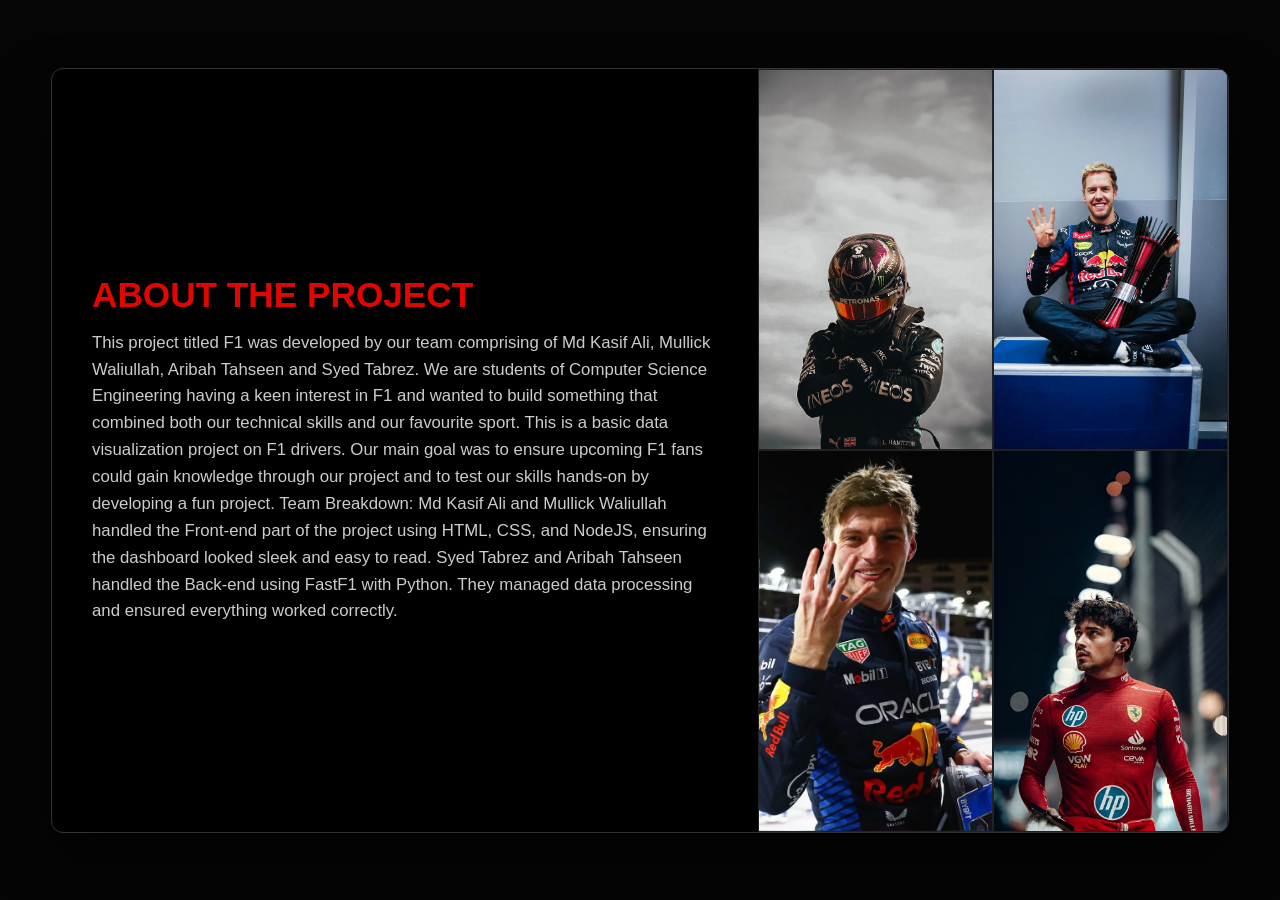
<file: about.html>
<!DOCTYPE html>
<html lang="en">
<head>
  <meta charset="UTF-8">
  <title>About Project</title>
  <link rel="stylesheet" href="about.css">
</head>
<body>

  <div class="main-box">

    
    <div class="left-content">
      <h2>About the Project</h2>
      <p>
        This project titled F1 was developed by our team comprising of Md Kasif Ali, Mullick Waliullah, Aribah Tahseen and Syed Tabrez. We are students of Computer Science Engineering having a keen interest in F1 and wanted to build something that combined both our technical skills and our favourite sport.

This is a basic data visualization project on F1 drivers. Our main goal was to ensure upcoming F1 fans could gain knowledge through our project and to test our skills hands-on by developing a fun project.
       Team Breakdown:

Md Kasif Ali and Mullick Waliullah handled the Front-end part of the project using HTML, CSS, and NodeJS, ensuring the dashboard looked sleek and easy to read.

Syed Tabrez and Aribah Tahseen handled the Back-end using FastF1 with Python. They managed data processing and ensured everything worked correctly. 
      </p>
    </div>

    
    <div class="right-grid">
      <div class="img-box"><img src="lewis1.jpg" alt=""></div>
      <div class="img-box"><img src="vettel.jpg" alt=""></div>
      <div class="img-box"><img src="verstappen.jpg" alt=""></div>
      <div class="img-box"><img src="charles1.jpg" alt=""></div>
    </div>

  </div>

</body>
</html>
</file>
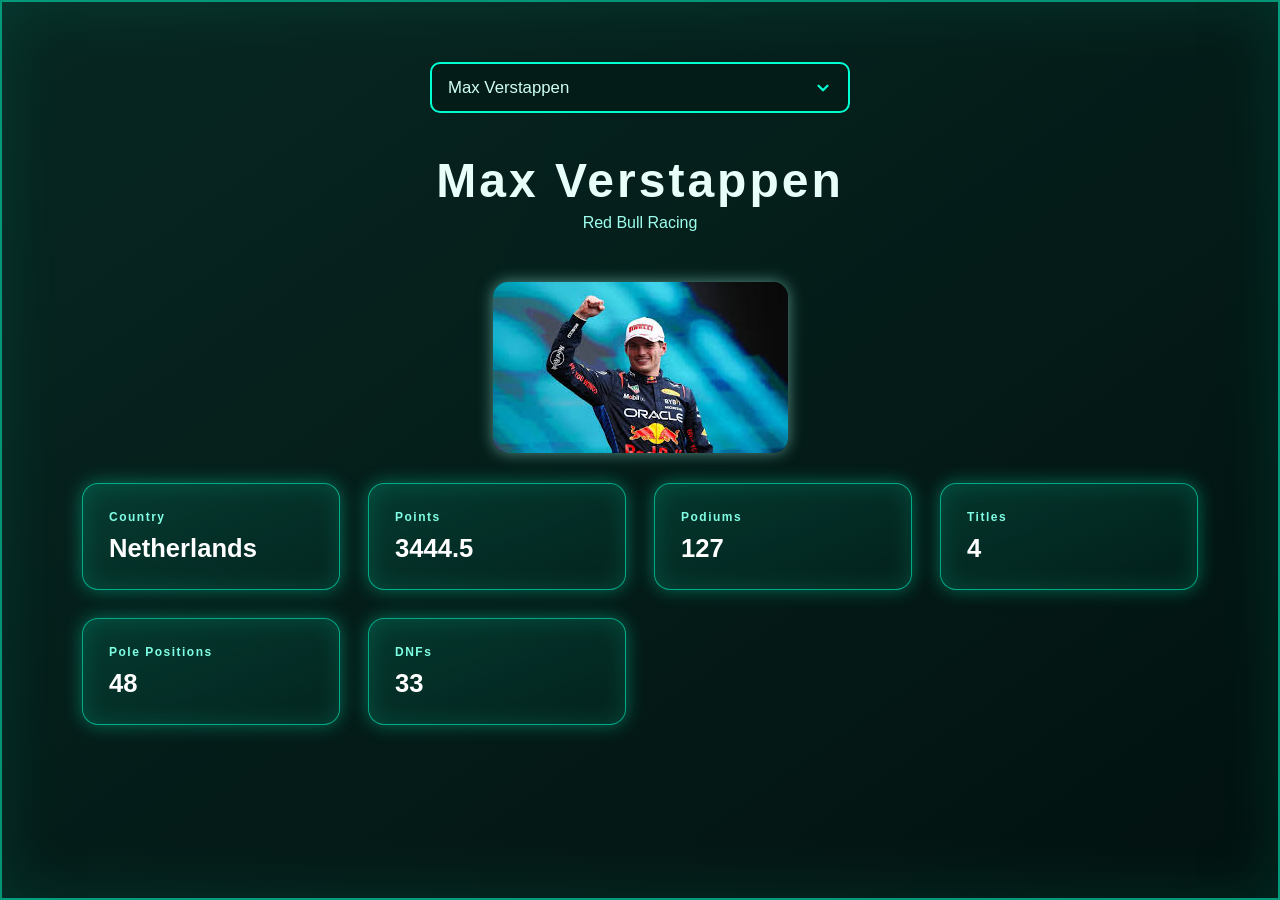
<file: driver.html>
<!DOCTYPE html>
<html lang="en">
<head>
    <meta charset="UTF-8">
    <meta name="viewport" content="width=device-width, initial-scale=1.0">
    <title>Drivers Data</title>
    <link rel="stylesheet" href="driver.css">
</head>
<body>

    <main class="display-container">
        
        <select id="driverSelect" class="custom-selector">
           <option value="Verstappen">Max Verstappen</option>
           <option value="Norris">Lando Norris</option>
           <option value="Piastri">Oscar Piastri</option>
           <option value="Russell">George Russell</option>
           <option value="Antonelli">Kimi Antonelli</option>
           <option value="Hadjar">Isack Hadjar</option>
           <option value="Leclerc">Charles Leclerc</option>
           <option value="Hamilton">Lewis Hamilton</option>
           <option value="Gasly">Pierre Gasly</option>
           <option value="Colapinto">Franco Colapinto</option>
           <option value="Stroll">Lance Stroll</option>
           <option value="Alonso">Fernando Alonso</option>
           <option value="Hulkenberg">Nico Hulkenberg</option>
           <option value="Bortoleto">Gabriel Bortoleto</option>
           <option value="Perez">Sergio Perez</option>
           <option value="Bottas">Valtteri Bottas</option>
           <option value="Bearman">Oliver Bearman</option>
           <option value="Ocon">Esteban Ocon</option>
           <option value="Lawson">Liam Lawson</option>
           <option value="Lindblad">Arvid Lindblad</option>
           <option value="Sainz">Carlos Sainz</option>
           <option value="Albon">Alexander Albon</option>
        </select>
       
        <h2 id="driverName">Driver Name</h2>
        <p id="teamName" class="sub-heading">Team Name</p>
        
        <div class="media-container">
            <img id="driverImg" src="" alt="Driver Image" class="main-img">
        </div>

       <div class="stats-grid">
            <div class="stat-box">
                <h3>Country</h3>
                <p id="driverCountry">-</p>
            </div>
            
            <div class="stat-box">
                <h3>Points</h3>
                <p id="points">-</p>
            </div>
            
            <div class="stat-box">
                <h3>Podiums</h3>
                <p id="podiums">-</p>
            </div>
            
            <div class="stat-box">
                <h3>Titles</h3>
                <p id="driverTitles">-</p>
            </div>

            <div class="stat-box">
                <h3>Pole Positions</h3>
                <p id="poles">-</p>
            </div>

            <div class="stat-box">
                <h3>DNFs</h3>
                <p id="DNFs">-</p>
            </div>
        </div>
    </main>

    <script>
        const driversData ={
        Verstappen: {
        name: "Max Verstappen",
        team: "Red Bull Racing",
        country: "Netherlands",
        podiums: "127",
        points: "3444.5",
        titles: "4",
        poles:"48",
        DNFs: "33",
        img: "max.jpg",
    },
    Hadjar: {
        name: "Isack Hadjar",
        team: "Red Bull Racing",
        country: "France",
        podiums: "1",
        points: "51",
        titles: "0",
        poles:"0",
        DNFs: "2",
        img: "isack.jpg"
    },
    Sainz: {
        name: "Carlos Sainz",
        team: "Williams",
        country: "Spain",
        podiums: "29",
        points: "1336.5",
        titles: "0",
        poles:"4",
        DNFs: "42",
        img: "carlos.jpg"
    },
    Albon: {
        name: "Alexander Albon",
        team: "Williams",
        country: "Thailand",
        podiums: "2",
        points: "313",
        titles: "0",
        poles:"0",
        DNFs: "22",
        img: "Albon.jpg"
    },
    Lawson: {
        name: "Liam Lawson",
        team: "Racing Bulls",
        country: "New Zealand",
        podiums: "0",
        points: "44",
        titles: "0",
        poles:"0",
        DNFs: "6",
        img: "Lawson.jpg"
    },
    Lindblad: {
        name: "Arvid Lindblad",
        team: "Racing Bulls",
        country: "France",
        podiums: "0",
        points: "0",
        titles: "0",
        poles:"0",
        DNFs: "0",
        img: "Lindblad.jpg"
    },
    Russell: {
        name: "George Russell",
        team: "Mercedes",
        country: "United Kingdom",
        podiums: "24",
        points: "1033",
        titles: "0",
        poles:"7",
        DNFs: "19",
        img: "Russell.jpg"
    },
    Antonelli: {
        name: "Kimi Antonelli",
        team: "Mercedes",
        country: "Italy",
        podiums: "3",
        points: "150",
        titles: "0",
        poles:"0",
        DNFs: "4",
        img: "Antonelli.jpg"
    },
    Norris: {
        name: "Lando Norris",
        team: "McLaren",
        country: "United Kingdom",
        podiums: "44",
        points: "1430",
        titles: "0",
        poles:"16",
        DNFs: "13",
        img: "lando.jpg"
    },
    Piastri: {
        name: "Oscar Piastri",
        team: "McLaren",
        country: "Australia",
        podiums: "26",
        points: "799",
        titles: "0",
        poles:"6",
        DNFs: "4",
        img: "piastri.jpg",
    },
    Bearman: {
        name: "Oliver Bearman",
        team: "Haas F1 Team",
        country: "United Kingdom",
        podiums: "0",
        points: "48",
        titles: "0",
        poles:"0",
        DNFs: "3",
        img: "Oliver.jpg"
    },
    Ocon: {
        name: "Esteban Ocon",
        team: "Haas F1 Team",
        country: "France",
        podiums: "4",
        points: "483",
        titles: "0",
        poles:"0",
        DNFs: "25",
        img: "Ocon.jpg"
    },
    Leclerc: {
        name: "Charles Leclerc",
        team: "Ferrari",
        country: "Monaco",
        podiums: "50",
        points: "1672",
        titles: "0",
        poles:"27",
        DNFs: "23",
        img: "charles.jpg"
    },
    Hamilton: {
        name: "Lewis Hamilton",
        team: "Ferrari",
        country: "United Kingdom",
        podiums: "202",
        points: "5018.5",
        titles: "7",
        poles:"104",
        DNFs: "34",
        img: "lewis.jpg"
    },
    Bottas: {
        name: "Valtteri Bottas",
        team: "Cadillac",
        country: "Finland",
        podiums: "67",
        points: "1797",
        titles: "0",
        poles:"20",
        DNFs: "28",
        img: "Bottas.jpg"
    },
    Perez: {
        name: "Sergio Perez",
        team: "Cadillac",
        country: "Mexico",
        podiums: "39",
        points: "1638",
        titles: "0",
        poles:"3",
        DNFs: "39",
        img: "Perez.jpg"
    },
    Bortoleto: {
        name: "Gabriel Bortoleto",
        team: "Audi",
        country: "Brazil",
        podiums: "0",
        points: "19",
        titles: "0",
        poles:"0",
        DNFs: "5",
        img: "Bortoleto.jpg"
    },
    Hulkenberg: {
        name: "Nico Hulkenberg",
        team: "Audi",
        country: "Germany",
        podiums: "1",
        points: "622",
        titles: "0",
        poles:"1",
        DNFs: "44",
        img: "Nico.jpg"
    },
    Stroll: {
        name: "Lance Stroll",
        team: "Aston Martin",
        country: "Canada",
        podiums: "3",
        points: "483",
        titles: "0",
        poles:"1",
        DNFs: "31",
        img: "Stroll.jpg"
    },
    Alonso: {
        name: "Fernando Alonso",
        team: "Aston Martin",
        country: "Spain",
        podiums: "106",
        points: "2333",
        titles: "2",
        poles:"22",
        DNFs: "83",
        img: "Alonso.jpg"
    },
    Colapinto: {
        name: "Franco Colapinto",
        team: "Alpine",
        country: "Argentina",
        podiums: "0",
        points: "5",
        titles: "0",
        poles:"0",
        DNFs: "3",
        img: "Colapinto.jpg"
    },
    Gasly: {
        name: "Pierre Gasly",
        team: "Alpine",
        country: "France",
        podiums: "5",
        points: "458",
        titles: "0",
        poles:"0",
        DNFs: "26",
        img: "Gasly.jpg"
    },
}

           

        const selector = document.getElementById("driverSelect");

        function updateDriverInfo() {
            const data = driversData[selector.value];
            if (data) {
            
                document.getElementById("driverName").innerText = data.name;
                document.getElementById("teamName").innerText = data.team;
                document.getElementById("driverCountry").innerText = data.country;
                document.getElementById("podiums").innerText = data.podiums;
                document.getElementById("driverTitles").innerText = data.titles;
                document.getElementById("poles").innerText = data.poles;
                document.getElementById("DNFs").innerText = data.DNFs;
                document.getElementById("driverImg").src = data.img;
                document.getElementById("points").innerText = data.points;
            }
        }

        selector.addEventListener("change", updateDriverInfo);
        window.onload = updateDriverInfo;
    </script>
</body>
</html>
</file>
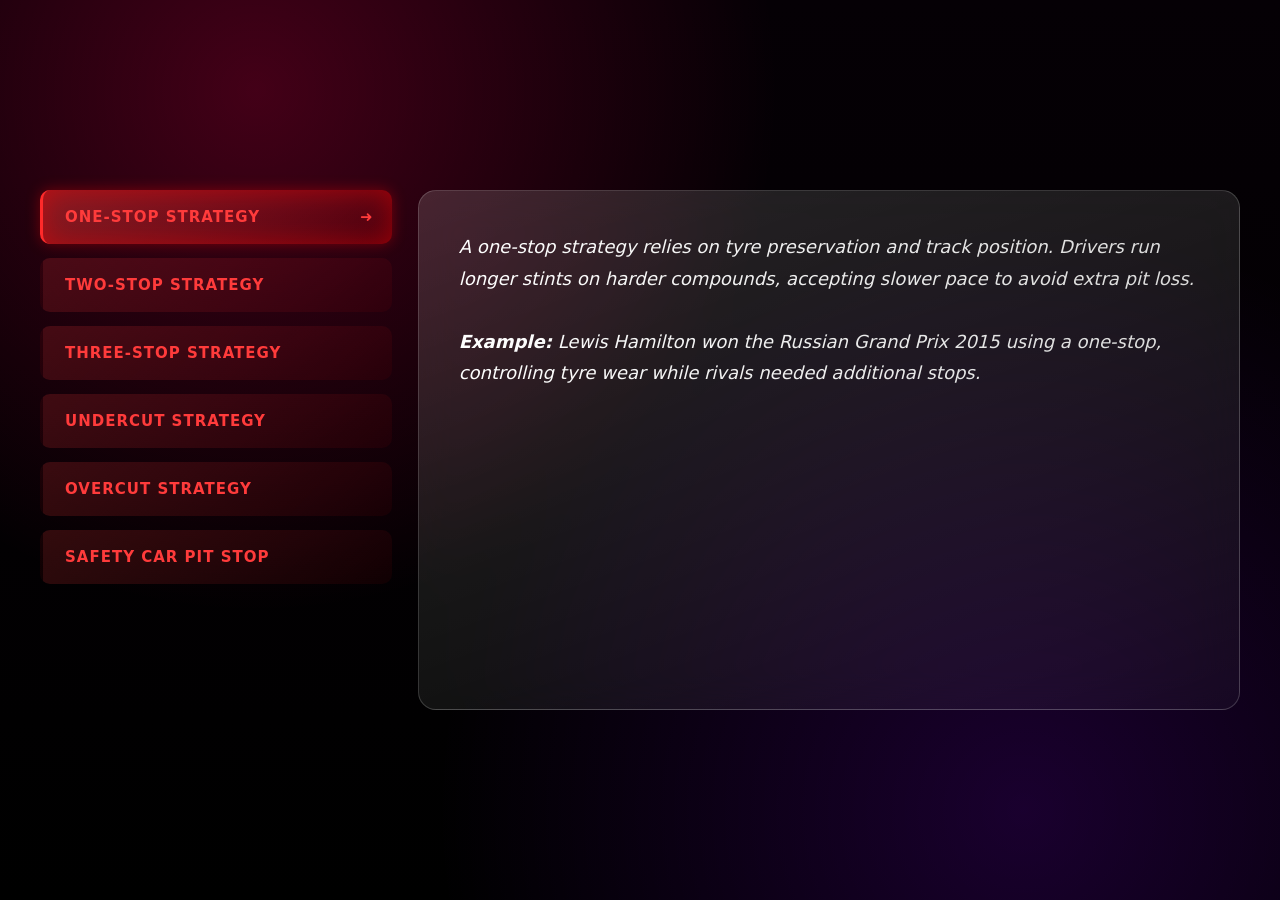
<file: Pit.html>
<!DOCTYPE html>
<html lang="en">
<head>
    <meta charset="UTF-8">
    <meta name="viewport" content="width=device-width, initial-scale=1.0">
    <title>Pit Stop</title>
    <link rel="stylesheet" href="pit.css">
</head>
<body>
    <div class="wrapper">

  <div class="list">
    <div class="tab active" data-target="one">ONE-STOP STRATEGY</div>
    <div class="tab" data-target="two">TWO-STOP STRATEGY</div>
    <div class="tab" data-target="three">THREE-STOP STRATEGY</div>
    <div class="tab" data-target="four">UNDERCUT STRATEGY</div>
    <div class="tab" data-target="five">OVERCUT STRATEGY</div>
    <div class="tab" data-target="six">SAFETY CAR PIT STOP</div>
  </div>

  <div class="content-box">

    <div class="content active" id="one">
      <p>
        A one-stop strategy relies on tyre preservation and track position.
        Drivers run longer stints on harder compounds, accepting slower pace to
        avoid extra pit loss.
        <br><br>
        <strong>Example:</strong> Lewis Hamilton won the Russian Grand Prix 2015
        using a one-stop, controlling tyre wear while rivals needed additional stops.
      </p>
    </div>

    <div class="content" id="two">
      <p>
        The two-stop strategy balances speed and tyre life, allowing drivers to
        push harder on fresher tyres. It is the most common modern F1 approach.
        <br><br>
        <strong>Example:</strong> Max Verstappen won the French Grand Prix 2021 by
        switching to a faster two-stop while rivals stayed on one.
      </p>
    </div>

    <div class="content" id="three">
      <p>
        Three-stop strategies are aggressive and pace-focused, sacrificing pit
        time for maximum grip. They work only when tyre degradation is extreme.
        <br><br>
        <strong>Example:</strong> Michael Schumacher won the French Grand Prix 2004
        using a four-stint strategy, pushing qualifying-level laps.
      </p>
    </div>

    <div class="content" id="four">
      <p>
        An undercut involves pitting earlier than rivals to exploit the pace of
        fresh tyres. Timing and traffic prediction must be perfect.
        <br><br>
        <strong>Example:</strong> Sebastian Vettel won the Singapore Grand Prix 2019
        by undercutting his teammate and controlling the race.
      </p>
    </div>

    <div class="content" id="five">
      <p>
        The overcut keeps a driver out longer while rivals pit, using clear air
        or strong tyre warm-up to gain time.
        <br><br>
        <strong>Example:</strong> Fernando Alonso won the European Grand Prix 2012
        by extending stints and capitalizing after others pitted.
      </p>
    </div>

    <div class="content" id="six">
      <p>
        Safety car pit stops reduce pit loss and allow cheap tyre changes.
        Entire races can be decided by perfect timing.
        <br><br>
        <strong>Example:</strong> Daniel Ricciardo won the Chinese Grand Prix 2018
        after pitting under a safety car and overtaking rivals.
      </p>
    </div>

  </div>

</div>
<script>
  const tabs = document.querySelectorAll(".tab");
  const contents = document.querySelectorAll(".content");

  tabs.forEach(tab => {
    tab.addEventListener("click", () => {

    
      tabs.forEach(t => t.classList.remove("active"));

      
      contents.forEach(c => c.classList.remove("active"));

      
      tab.classList.add("active");

    
      const targetId = tab.getAttribute("data-target");
      const targetContent = document.getElementById(targetId);

      if (targetContent) {
        targetContent.classList.add("active");
      }
    });
  });
</script>
</body>
</html>
</file>
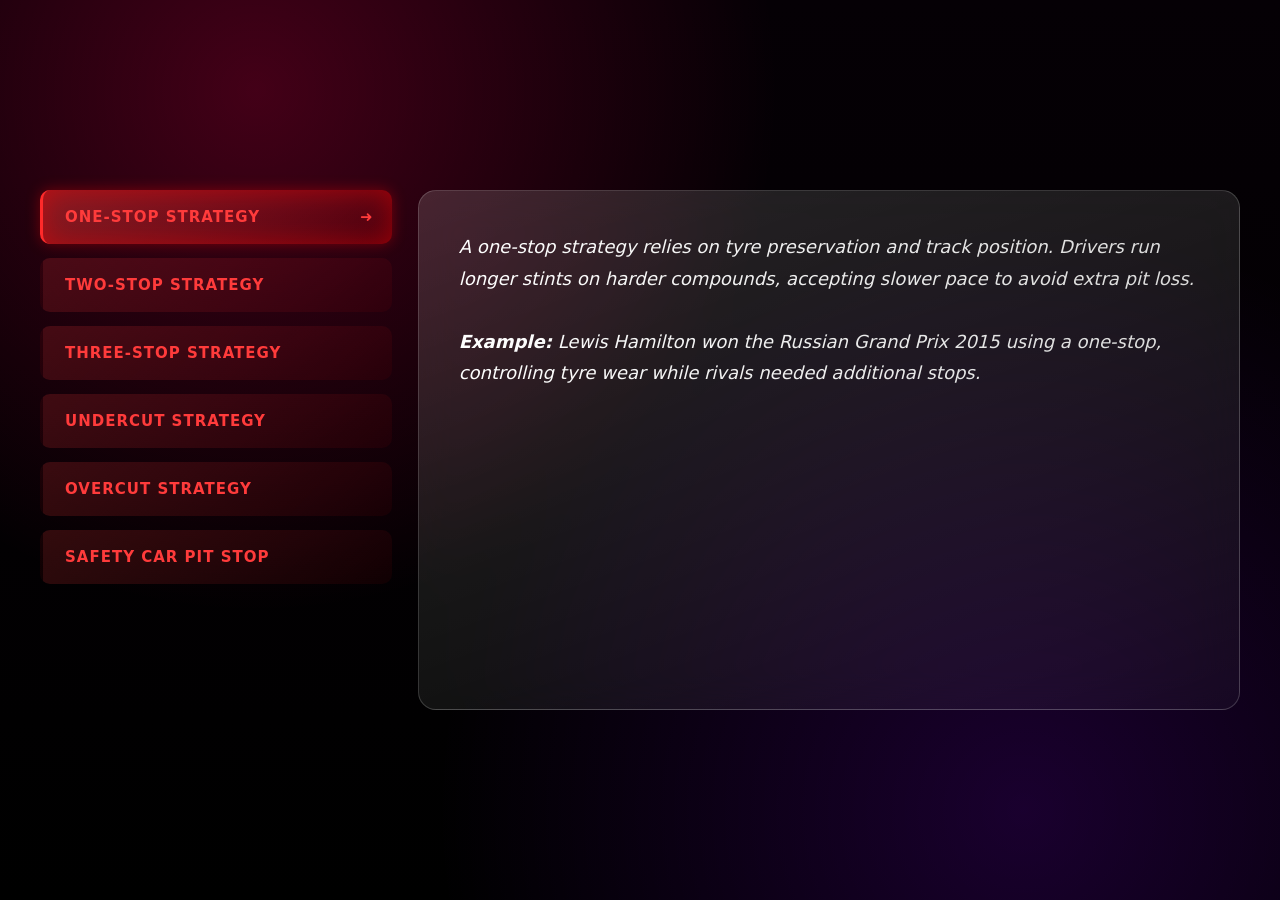
<file: pit.html>
<!DOCTYPE html>
<html lang="en">
<head>
    <meta charset="UTF-8">
    <meta name="viewport" content="width=device-width, initial-scale=1.0">
    <title>Pit Stop</title>
    <link rel="stylesheet" href="pit.css">
</head>
<body>
    <div class="wrapper">

  <div class="list">
    <div class="tab active" data-target="one">ONE-STOP STRATEGY</div>
    <div class="tab" data-target="two">TWO-STOP STRATEGY</div>
    <div class="tab" data-target="three">THREE-STOP STRATEGY</div>
    <div class="tab" data-target="four">UNDERCUT STRATEGY</div>
    <div class="tab" data-target="five">OVERCUT STRATEGY</div>
    <div class="tab" data-target="six">SAFETY CAR PIT STOP</div>
  </div>

  <div class="content-box">

    <div class="content active" id="one">
      <p>
        A one-stop strategy relies on tyre preservation and track position.
        Drivers run longer stints on harder compounds, accepting slower pace to
        avoid extra pit loss.
        <br><br>
        <strong>Example:</strong> Lewis Hamilton won the Russian Grand Prix 2015
        using a one-stop, controlling tyre wear while rivals needed additional stops.
      </p>
    </div>

    <div class="content" id="two">
      <p>
        The two-stop strategy balances speed and tyre life, allowing drivers to
        push harder on fresher tyres. It is the most common modern F1 approach.
        <br><br>
        <strong>Example:</strong> Max Verstappen won the French Grand Prix 2021 by
        switching to a faster two-stop while rivals stayed on one.
      </p>
    </div>

    <div class="content" id="three">
      <p>
        Three-stop strategies are aggressive and pace-focused, sacrificing pit
        time for maximum grip. They work only when tyre degradation is extreme.
        <br><br>
        <strong>Example:</strong> Michael Schumacher won the French Grand Prix 2004
        using a four-stint strategy, pushing qualifying-level laps.
      </p>
    </div>

    <div class="content" id="four">
      <p>
        An undercut involves pitting earlier than rivals to exploit the pace of
        fresh tyres. Timing and traffic prediction must be perfect.
        <br><br>
        <strong>Example:</strong> Sebastian Vettel won the Singapore Grand Prix 2019
        by undercutting his teammate and controlling the race.
      </p>
    </div>

    <div class="content" id="five">
      <p>
        The overcut keeps a driver out longer while rivals pit, using clear air
        or strong tyre warm-up to gain time.
        <br><br>
        <strong>Example:</strong> Fernando Alonso won the European Grand Prix 2012
        by extending stints and capitalizing after others pitted.
      </p>
    </div>

    <div class="content" id="six">
      <p>
        Safety car pit stops reduce pit loss and allow cheap tyre changes.
        Entire races can be decided by perfect timing.
        <br><br>
        <strong>Example:</strong> Daniel Ricciardo won the Chinese Grand Prix 2018
        after pitting under a safety car and overtaking rivals.
      </p>
    </div>

  </div>

</div>
<script>
  const tabs = document.querySelectorAll(".tab");
  const contents = document.querySelectorAll(".content");

  tabs.forEach(tab => {
    tab.addEventListener("click", () => {

    
      tabs.forEach(t => t.classList.remove("active"));

      
      contents.forEach(c => c.classList.remove("active"));

      
      tab.classList.add("active");

    
      const targetId = tab.getAttribute("data-target");
      const targetContent = document.getElementById(targetId);

      if (targetContent) {
        targetContent.classList.add("active");
      }
    });
  });
</script>
</body>
</html>
</file>
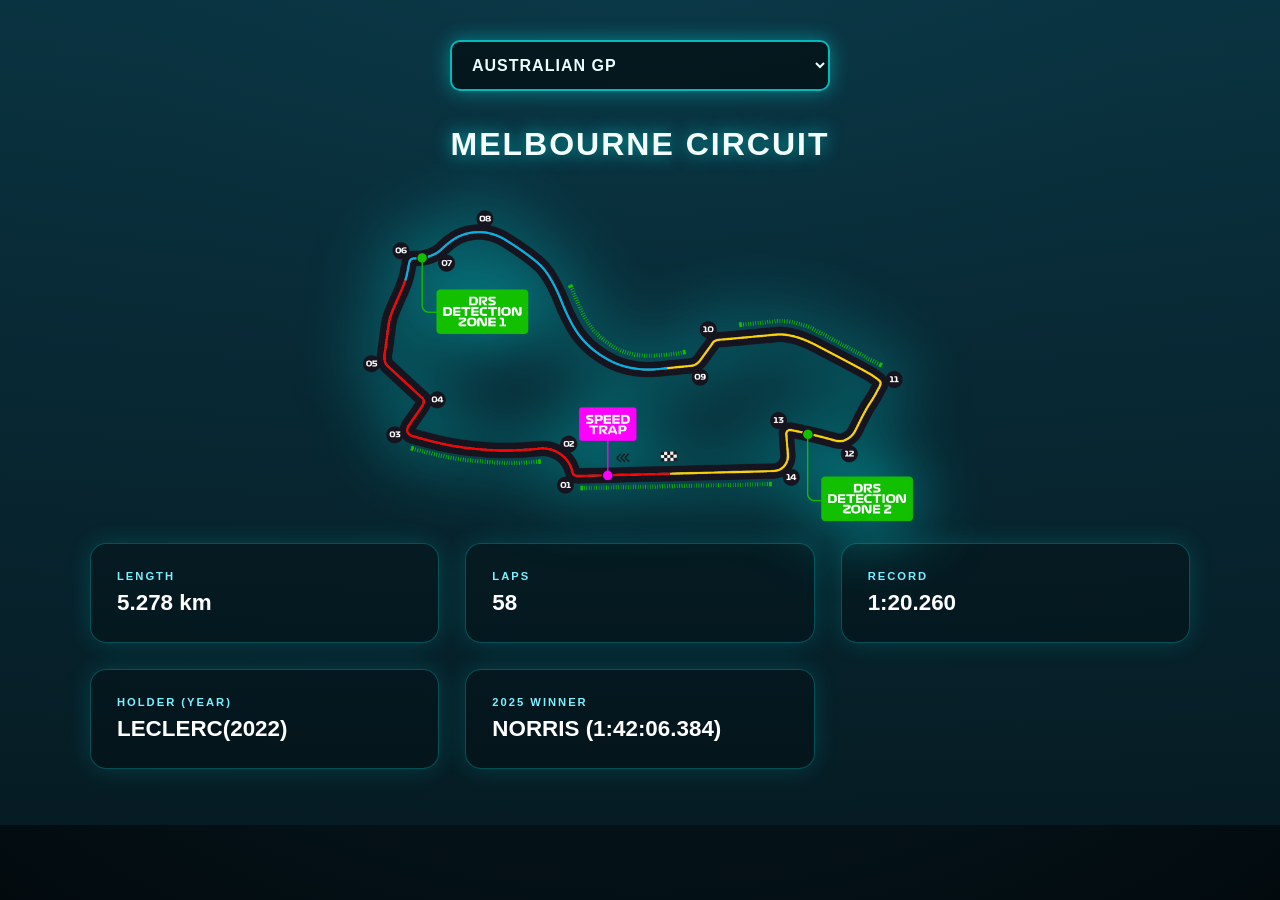
<file: track.html>
<!DOCTYPE html>
<html lang="en">
<head>
    <meta charset="UTF-8">
    <meta name="viewport" content="width=device-width, initial-scale=1.0">
    <title>Track Data</title>
    <link rel="stylesheet" href="track.css">
</head>
<body>
    

    <div class="track-display-container">
        <div class="selector-container">
            <select id="trackSelect" class="track-selector">
     
                    <option value="Australia">AUSTRALIAN GP</option>
                    <option value="China">CHINESE GP</option>
                    <option value="Japan">JAPANESE GP</option>
                    <option value="Bahrain">BAHRAIN GP</option>
                    <option value="Saudi">SAUDI ARABIAN GP</option>
                    <option value="MIAMI">MIAMI GP</option>
                    <option value="Italian">ITALIAN GP</option>
                    <option value="Monaco">MONACO GP</option> 
                    <option value="Spain">SPANISH GP</option>
                    <option value="Canada">CANADIAN GP</option>
                    <option value="Austria">AUSTRIAN GP</option>
                    <option value="Britain">BRITISH GP</option>
                    <option value="Belgium">BELGIAN GP</option>
                    <option value="Hungary">HUNGARIAN GP</option>
                    <option value="Netherlands">DUTCH GP</option>
                    <option value="Azerbaijan">AZERBAIJAN GP</option>
                    <option value="Singapore">SINGAPORE GP</option>
                    <option value="US">US GP</option>
                    <option value="Mexico">MEXICAN GP</option>
                    <option value="Brazil">SAO PAULO GP</option>
                    <option value="LasVegas">LAS VEGAS GP</option>
                    <option value="Qatar">QATAR GP</option>
                    <option value="Dubai">ABU DHABI GP</option>
                </select>
            </div>
            
            <h2 id="trackName">Select a Track</h2>
            
            <div class="map-container">
                <img id="trackMapImg" src="" alt="TRACK Map" class="track-map">     
            </div>

            <div class="track-stats">
                <div class="stat-box">
                    <h3>Length</h3>
                    <p id="trackLength"></p>
                </div>
                <div class="stat-box">
                    <h3>Laps</h3>
                    <p id="trackLaps"></p>
                </div>
                <div class="stat-box">
                    <h3>Record</h3>
                    <p id="trackRecord"></p>
                </div>
                <div class="stat-box">
                    <h3>Holder (Year)</h3>
                    <p id="trackHolder"></p>
                </div>
                 <div class="stat-box">
                    <h3>2025 Winner</h3>
                    <p id="winner2025">-</p>
                </div>
            </div>
        </div>
    </div>
<script>
    const tracksData = {
    Bahrain: {
        name: "Bahrain International Circuit",
        length: "5.412 km",
        laps: "57",
        2025: "PIASTRI (1:35:39.435)",
        record: "1:31.447",
        holder: "De La Rosa (2005)",
        img: "Bahrain_Circuit.avif" 
    },
    Saudi : {
        name: "Jeddah Street Circuit",
        length: "6.174 km",
        laps: "50",
        2025:"PIASTRI (1:21:06.758)",
        record: "1:30.734",
        holder: "HAMILTPN(2021)",
        img: "Saudi_Arabia_Circuit.avif"
    },
    Australia: {
        name: "Melbourne Circuit",
        length: "5.278 km",
        laps: "58",
        record: "1:20.260",
        2025:"NORRIS (1:42:06.384)",
        holder: "LECLERC(2022)",
        img: "melbourne.avif"
    },
    Monaco: {
        name: "Circuit De Monaco ",
        length: "3.337 km",
        laps: "78",
        record: "1:10.166",
        holder: " HAMILTON(2019)",
        2025:"NORRIS (1:40:33.843)",
        img: "Monaco_Circuit.avif"
    },
    Spain:{
        name: "Circuit De Barcelona",
        length:"4.655 km",
        laps: "66", 
        record:"1:15.743",
        2025:"PIASTRI (1:32:57.37)",
        holder:"PIASTRTI(2025)",
        img:"Spain_Circuit.avif",
    },
    China:{
        name:"Shanghai International Circuit",
        length:"5.451 km",
        laps:"56",
        record:"1:32.238",
        holder:"MICHAEL SCHUMACHER(2004)",
        2025:"PIASTRI (1:30:55.826)",
        img:"China_Circuit.avif",
    },
    Japan:{
        name:"Suzuka",
        length:"5.807 km",
        laps:"53",
        record:"1:30.965",
        holder:"KIMI ANTONELLI(2025)",
        2025:"VERSTAPPEN (1:22:06.983)",
        img:"Japan_Circuit.avif",
    },
    MIAMI:{
        name:"Hard Rock Circuit",
        length:"5.41 km",
        laps:"57",
        record:"1:29.708",
        holder:"VERSTAPPEN(2023)",
        2025:"PIASTRI (1:28:51.587)",
        img:"Miami_Circuit.avif", 
    },
    Italian:{
         name:"Monza",
        length:"5.793 km",
        laps:"53",
        record:"1:20.901",
        holder:"HAMILTON",
        2025:"VERSTAPPEN (1:31:33.199)",
        img:"italy.avif",
    },
    Canada:{
         name:"Circuit Gilles Villenueve",
        length:"4.361 km",
        laps:"70",
        record:"1:13.078",
        holder:"BOTTAS(2019)",
        2025:"RUSSELL (1:31:52.688)",
        img:"Canada_Circuit.avif",
    },
    Austria:{
         name:"Red Bull Ring",
        length:"4.318 km",
        laps:"71",
        record:"1:05.619",
        holder:"SAINZ(2020)",
        2025:"NORRIS (1:07.924)",
        img:"Austria_circuit.avif",
    },
    Britain:{
         name:"Silverstone Circuit",
        length:"5.891 km",
        laps:"52",
        record:"1:27:097",
        holder:"VERSTAPPEN(2020)",
        2025:"NORRIS (1:37:15.735)",
        img:"Great_Britain_Circuit.avif",
    },
    Belgium:{
         name:"Circuit De Spa",
        length:" 7.004 km km",
        laps:"44",
        record:"1:44.701",
        holder:"SERGIO PEREZ(2024)",
        2025:"PIASTRI (1:25:22.361)",
        img:"Belgium_Circuit.avif",
    },
    Hungary:{
         name:"Hungaroing",
        length:"4.381 km",
        laps:"70",
        record:"1:167.627",
        holder:"HAMILTON(2020)",
        2025:"NORRIS (1:35:21.231)",
        img:"Hungary_Circuit.avif",
    },
    Netherlands:{
         name:"Zandvoort",
        length:"4.259 km",
        laps:"72",
        record:"1:11.097",
        holder:"HAMILTON(2021)",
        2025:"PIASTRI (1:38:29.849)",
        img:"Netherlands_Circuit.avif",
    },
    Azerbaijan:{
         name:"Baku City Circuit",
        length:"5.474 km",
        laps:"51",
        record:"1:43.009",
        holder:"CHARLES LECLERC(2019)",
        2025:"VERSTAPPEN (1:33:26.400)",
        img:"Baku_Circuit.avif",
    },
    Singapore:{
         name:" Marina Bay Circuit",
        length:"5.063 km",
        laps:"61",
        record:"1:33.808",
        holder:"HAMILTON(2025)",
        2025:"RUSSELL (1:40:367)",
        img:"Singapore_Circuit.avif",
    },
    US:{
         name:" US GP",
        length:"5.063 km",
        laps:"56",
        record:"1:36.169",
        holder:"CHARLES LECLERC(2019)",
        2025:"VERSTAPPEN (1:34:00.161)",
        img:"USA_Circuit.avif",
    },
    Mexico:{
         name:" Autodromo Hermanos rodriguez",
        length:"4.304 km",
        laps:"71",
        record:"1:17.774",
        holder:"BOTTAS(2021)",
        2025:"NORRIS (1:37:58.574)",
        img:"Mexico_Circuit.avif",
    },
    Brazil:{
         name:"SAO PAOLO GP",
        length:"4.309 km",
        laps:"71",
        record:"1:10.540",
        holder:"BOTTAS(2018)",
        2025:"NORRIS (1:32:01.596)",
        img:"Brazil_Circuit.avif",
    },
    LasVegas:{
         name:"Las Vegas Street Circuit",
        length:"6.201 km",
        laps:"50",
        record:"1:33.365",
        holder:"VERSTAPPEN(2025)",
        2025:"VERSTAPPEN (1:21:08.429)",
        img:"Las_Vegas_Circuit.avif",
    },
    Qatar:{
         name:"Lusail Circuit",
        length:"5.419 km",
        laps:"57",
        record:"1:22.384",
        holder:"NORRIS(2024)",
        2025:"VERSTAPPEN (1:24:38.241)",
        img:"Qatar_Circuit.avif",
    },
    Dubai:{
         name:"Yas Marina circuit",
        length:"5.554 km",
        laps:"55",
        record:"1:25.637",
        holder:"MAGNUSSEN(2024)",
        2025 :"VERSTAPPEN (1:26:07.469)",
        img:"Abu_Dhabi_Circuit.avif",
    }
};
const trackSelector = document.getElementById("trackSelect");
window.onload=function(){
    updateTrackInfo();
};
trackSelector.addEventListener("change", updateTrackInfo);

        function updateTrackInfo() {
            const selectedKey = trackSelector.value;
            const data = tracksData[selectedKey];

            if (data) {
                document.getElementById("trackName").innerText = data.name;
                document.getElementById("trackLength").innerText = data.length;
                document.getElementById("trackLaps").innerText = data.laps;
                document.getElementById("trackRecord").innerText = data.record;
                document.getElementById("winner2025").innerText = data[2025];
                document.getElementById("trackHolder").innerText = data.holder;
                
                const imgEl = document.getElementById("trackMapImg");
                imgEl.src = data.img;
                imgEl.style.display = "block";
            }
        }
    </script>
</body>
</html>
</file>
<file: about.css>
* {
  margin: 0;
  padding: 0;
  box-sizing: border-box;
}

body {
  background-color: #050505;
  font-family: 'Segoe UI', Tahoma, Geneva, Verdana, sans-serif; 
  min-height: 100vh;
  display: flex;
  align-items: center;
  justify-content: center;
  padding: 20px;
}


.main-box {
  display: flex;
  width: 95%;
  max-width: 1200px;
  background-color: #000;
  border: 1px solid #333;
  border-radius: 12px;
  overflow: hidden;
  box-shadow: 0 25px 50px rgba(0,0,0,0.5); 
  height: 85vh; 
}


.left-content {
  flex: 0 0 60%;
  padding: 40px;
  color: #fff;
  display: flex;
  flex-direction: column;
  justify-content: center;
  overflow-y: auto; 
}

.left-content h2 {
  color: #e10600; 
  font-size: 2.2rem;
  margin-bottom: 15px;
  text-transform: uppercase;
}

.left-content p {
  line-height: 1.6;
  color: #cccccc;
  font-size: 1.05rem;
}


.right-grid {
  flex: 0 0 40%;
  display: grid;
  grid-template-columns: repeat(2, 1fr);
  grid-template-rows: repeat(2, 1fr);
  background: #111;
}

.img-box {
  position: relative;
  overflow: hidden;
  border: 0.5px solid #222;
}

.img-box img {
  width: 100%;
  height: 100%;
  object-fit: cover; 
  display: block;
  transition: transform 0.5s ease;
}

.img-box img:hover {
  transform: scale(1.1);
}


@media screen and (max-width: 900px) {
  .main-box {
    flex-direction: column; 
    height: auto; 
    max-width: 500px; 
  }

  .left-content, .right-grid {
    flex: 0 0 100%; 
    width: 100%;
  }

  .left-content {
    padding: 30px;
    text-align: center; 
  }

  .right-grid {
    height: 400px; 
  }
}


@media screen and (max-width: 480px) {
  .left-content h2 {
    font-size: 1.5rem;
  }
  .right-grid {
    height: 300px;
  }
}
</file>
<file: driver.css>
* {
    margin: 0;
    padding: 0;
    box-sizing: border-box;
    font-family: 'Segoe UI', 'F1-Regular', sans-serif;
}

html, body {
    width: 100%;
    height: 100%;
    overflow-x: hidden;
    color: #e8fff9;
}


body {
    background: radial-gradient(
        circle at top left,
        #7a0000,
        #3b0000,
        #050000
    );
}


.menu {
    display: flex;
    justify-content: center;
    gap: 16px;
    padding: 18px;
    background: rgba(0, 0, 0, 0.75);
    backdrop-filter: blur(10px);
    border-bottom: 1px solid rgba(0, 255, 200, 0.25);
}

.menu a {
    text-decoration: none;
    color: #cffff4;
    padding: 10px 18px;
    border-radius: 6px;
    font-size: 0.75rem;
    letter-spacing: 1px;
    border: 1px solid rgba(0, 255, 200, 0.3);
    transition: 0.25s ease;
}

.menu a:hover {
    background: rgba(0, 255, 200, 0.15);
}

.menu a.active {
    background: #00ffd0;
    color: #000;
}


.display-container {
    width: 100vw;
    min-height: 100vh;
    padding: 60px 80px;

    background: linear-gradient(
        145deg,
        rgba(5, 40, 35, 0.98),
        rgba(2, 18, 16, 0.98)
    );

    border: 2px solid rgba(0, 255, 200, 0.55);
    box-shadow:
        0 0 40px rgba(0, 255, 200, 0.25),
        inset 0 0 60px rgba(0, 255, 200, 0.1);
}


.custom-selector {
    display: block;
    margin: 0 auto 40px;
    width: 100%;
    max-width: 420px;

    padding: 14px 50px 14px 16px;
    background: #041c18;
    color: #cffff4;

    border: 2px solid #00ffd0;
    border-radius: 10px;
    font-size: 1.05rem;
    cursor: pointer;

    appearance: none;
    -webkit-appearance: none;
    -moz-appearance: none;

    background-image: url("data:image/svg+xml;charset=UTF-8,%3csvg xmlns='http://www.w3.org/2000/svg' viewBox='0 0 24 24' fill='none' stroke='%2300ffd0' stroke-width='3' stroke-linecap='round' stroke-linejoin='round'%3e%3cpolyline points='6 9 12 15 18 9'%3e%3c/polyline%3e%3c/svg%3e");
    background-repeat: no-repeat;
    background-position: right 16px center;
    background-size: 18px;
}

.custom-selector option {
    background: #041c18;
    color: #cffff4;
}


#driverName {
    text-align: center;
    font-size: 3rem;
    letter-spacing: 3px;
    margin-bottom: 6px;
}

.sub-heading {
    text-align: center;
    color: #9fffee;
    margin-bottom: 50px;
}


.media-container {
    display: flex;
    justify-content:center;
    margin-bottom:30px;
}

.main-img {
    display: block;
    max-width: 300px;
    height:auto;
    border-radius: 15px;
    box-shadow:0 0 15px rgba(159,255,238,0.5);
}


.stats-grid {
    max-width: 1200px;
    margin: 0 auto;

    display: grid;
    grid-template-columns: repeat(auto-fit, minmax(220px, 1fr));
    gap: 28px;
}

.stat-box {
    background: linear-gradient(
        160deg,
        rgba(0, 255, 200, 0.12),
        rgba(0, 255, 200, 0.04)
    );

    border: 1px solid rgba(0, 255, 200, 0.6);
    border-radius: 16px;
    padding: 26px;

    box-shadow:
        0 0 18px rgba(0, 255, 200, 0.35),
        inset 0 0 25px rgba(0, 255, 200, 0.15);

    transition: transform 0.25s ease;
}

.stat-box:hover {
    transform: translateY(-6px);
}

.stat-box h3 {
    font-size: 0.75rem;
    letter-spacing: 1.5px;
    margin-bottom: 10px;
    color: #7fffe5;
}

.stat-box p {
    font-size: 1.6rem;
    font-weight: 700;
    color: #ffffff;
}


@media (max-width: 768px) {
    .display-container {
        padding: 40px 20px;
    }

    #driverName {
        font-size: 2rem;
    }
}
</file>
<file: pit.css>
* {
  box-sizing: border-box;
  margin: 0;
  padding: 0;
  font-family: 'Segoe UI', system-ui, sans-serif;
}


body {
  min-height: 100vh;
  display: flex;
  justify-content: center;
  align-items: center;

  background:
    radial-gradient(circle at 20% 10%, rgba(255, 0, 80, 0.25), transparent 40%),
    radial-gradient(circle at 80% 90%, rgba(140, 0, 255, 0.18), transparent 45%),
    linear-gradient(180deg, #050005, #000);

  overflow: hidden;
  padding: 20px;
}


.wrapper {
  width: 100%;
  max-width: 1200px;
  height: auto;
  min-height: 520px;

  display: flex;
  gap: 26px;
}


.list {
  width: 30%;
  display: flex;
  flex-direction: column;
  gap: 14px;
}


.tab {
  position: relative;
  padding: 18px 22px;
  cursor: pointer;
  letter-spacing: 1px;
  font-size: 15px;
  font-weight: 600;

  color: #ff3b3b;

  background: linear-gradient(
    135deg,
    rgba(255, 60, 60, 0.18),
    rgba(255, 0, 0, 0.05)
  );

  border-left: 3px solid transparent;
  border-radius: 10px;

  transition: all 0.35s ease;
}


.tab::after {
  content: "➜";
  position: absolute;
  right: 18px;
  top: 50%;
  transform: translateY(-50%) translateX(-8px);
  opacity: 0;
  transition: all 0.3s ease;
}


.tab:hover {
  background: linear-gradient(
    135deg,
    rgba(255, 60, 60, 0.28),
    rgba(255, 0, 0, 0.1)
  );
}


.tab.active {
  border-left: 3px solid #ff2a2a;

  background: linear-gradient(
    135deg,
    rgba(255, 60, 60, 0.45),
    rgba(255, 0, 0, 0.15)
  );

  box-shadow:
    inset 0 0 28px rgba(255, 0, 0, 0.45),
    0 0 14px rgba(255, 0, 0, 0.35);
}

.tab.active::after {
  opacity: 1;
  transform: translateY(-50%) translateX(0);
}


.content-box {
  width: 70%;
  position: relative;
  padding: 40px;

  background: linear-gradient(
    160deg,
    rgba(255, 255, 255, 0.14),
    rgba(255, 255, 255, 0.03)
  );

  backdrop-filter: blur(20px);
  -webkit-backdrop-filter: blur(20px);

  border-radius: 18px;
  border: 1px solid rgba(255, 255, 255, 0.18);

  overflow: hidden;
}


.content {
  position: absolute;
  inset: 40px;

  opacity: 0;
  transform: translateX(50px);

  transition:
    opacity 0.45s ease,
    transform 0.45s ease;
}

.content.active {
  opacity: 1;
  transform: translateX(0);
}


.content p {
  font-size: 18px;
  line-height: 1.75;
  font-style: italic;

  background: linear-gradient(
    90deg,
    #ffffff,
    #d9d9d9
  );
  -webkit-background-clip: text;
  background-clip: text;
  -webkit-text-fill-color: transparent;
}

@media (max-width: 900px) {
  .wrapper {
    flex-direction: column;
    min-height: unset;
  }

  .list {
    width: 100%;
    flex-direction: row;
    overflow-x: auto;
    gap: 12px;
  }

  .tab {
    min-width: 220px;
    white-space: nowrap;
  }

  .content-box {
    width: 100%;
    min-height: 260px;
  }

  .content {
    inset: 30px;
  }
}

@media (max-width: 480px) {
  .tab {
    font-size: 14px;
    padding: 16px;
  }

  .content p {
    font-size: 16px;
  }
}
</file>
<file: track.css>
* {
    margin: 0;
    padding: 0;
    box-sizing: border-box;
    font-family: 'Segoe UI', sans-serif;
}

body {
    min-height: 100vh;
    color: #ffffff;
    background: radial-gradient(
        circle at top,
        #0e3b4a 0%,
        #071c24 45%,
        #020a0e 100%
    );
    overflow-x: hidden;
}


.menu {
    display: flex;
    justify-content: center;
    gap: 16px;
    padding: 18px;
    background: rgba(0, 0, 0, 0.6);
    backdrop-filter: blur(10px);
    border-bottom: 1px solid rgba(0, 255, 255, 0.15);
    position: sticky;
    top: 0;
    z-index: 100;
}

.menu a {
    text-decoration: none;
    padding: 10px 22px;
    font-size: 0.75rem;
    font-weight: 700;
    letter-spacing: 1.5px;
    text-transform: uppercase;
    color: #e8faff;
    background: rgba(255, 255, 255, 0.05);
    border: 1px solid rgba(0, 255, 255, 0.25);
    border-radius: 6px;
    transition: 0.3s;
}

.menu a:hover,
.menu a.active {
    background: rgba(0, 255, 255, 0.15);
    box-shadow: 0 0 18px rgba(0, 255, 255, 0.6);
}


.track-display-container {
    width: 100%;
    min-height: calc(100vh - 75px);
    padding: 40px 20px;
    background: linear-gradient(
        180deg,
        rgba(10, 55, 70, 0.85),
        rgba(6, 28, 36, 0.95)
    );

    display: flex;
    flex-direction: column;
    align-items: center;
}


.selector-container {
    width: 100%;
    display: flex;
    justify-content: center;
    margin-bottom: 35px;
}

.track-selector {
    width: 100%;
    max-width: 380px;
    padding: 14px 16px;
    font-size: 1rem;
    font-weight: 700;
    letter-spacing: 1px;
    color: #eaffff;
    background: rgba(0, 0, 0, 0.55);
    border-radius: 10px;
    border: 2px solid rgba(0, 255, 255, 0.7);
    cursor: pointer;
    outline: none;
    box-shadow: 0 0 20px rgba(0, 255, 255, 0.4);
}


.map-container {
    width: 100%;
    display: flex;
    justify-content: center;
    margin-bottom: 20px;
}

.track-map {
    width: 100%;
    max-width: 560px; 
    object-fit: contain;
    filter: drop-shadow(0 0 35px rgba(0, 255, 255, 0.65));
}


#trackName {
    text-align: center;
    margin-bottom: 45px;
    font-size: 2rem;
    font-weight: 900;
    letter-spacing: 2px;
    text-transform: uppercase;
    color: #f4feff;
    text-shadow: 0 0 18px rgba(0, 255, 255, 0.65);
}


.track-stats {
    width: 100%;
    max-width: 1100px;
    display: grid;
    grid-template-columns: repeat(3, 1fr);
    gap: 26px;
}


.stat-box {
    padding: 26px;
    border-radius: 16px;
    background: rgba(0, 0, 0, 0.25);
    border: 1px solid rgba(0, 255, 255, 0.25);
    box-shadow: 0 0 25px rgba(0, 255, 255, 0.15);
    transition: 0.3s;
}

.stat-box:hover {
    transform: translateY(-6px);
    box-shadow: 0 0 35px rgba(0, 255, 255, 0.5);
}

.stat-box h3 {
    font-size: 0.7rem;
    font-weight: 800;
    letter-spacing: 2px;
    text-transform: uppercase;
    color: #7defff;
    margin-bottom: 8px;
}

.stat-box p {
    font-size: 1.4rem;
    font-weight: 900;
    color: #ffffff;
}


@media (max-width: 900px) {
    .track-stats {
        grid-template-columns: repeat(2, 1fr);
    }
}

@media (max-width: 600px) {
    .track-stats {
        grid-template-columns: 1fr;
    }

    .track-map {
        max-width: 340px;
    }

    #trackName {
        font-size: 1.6rem;
    }
}
</file>
